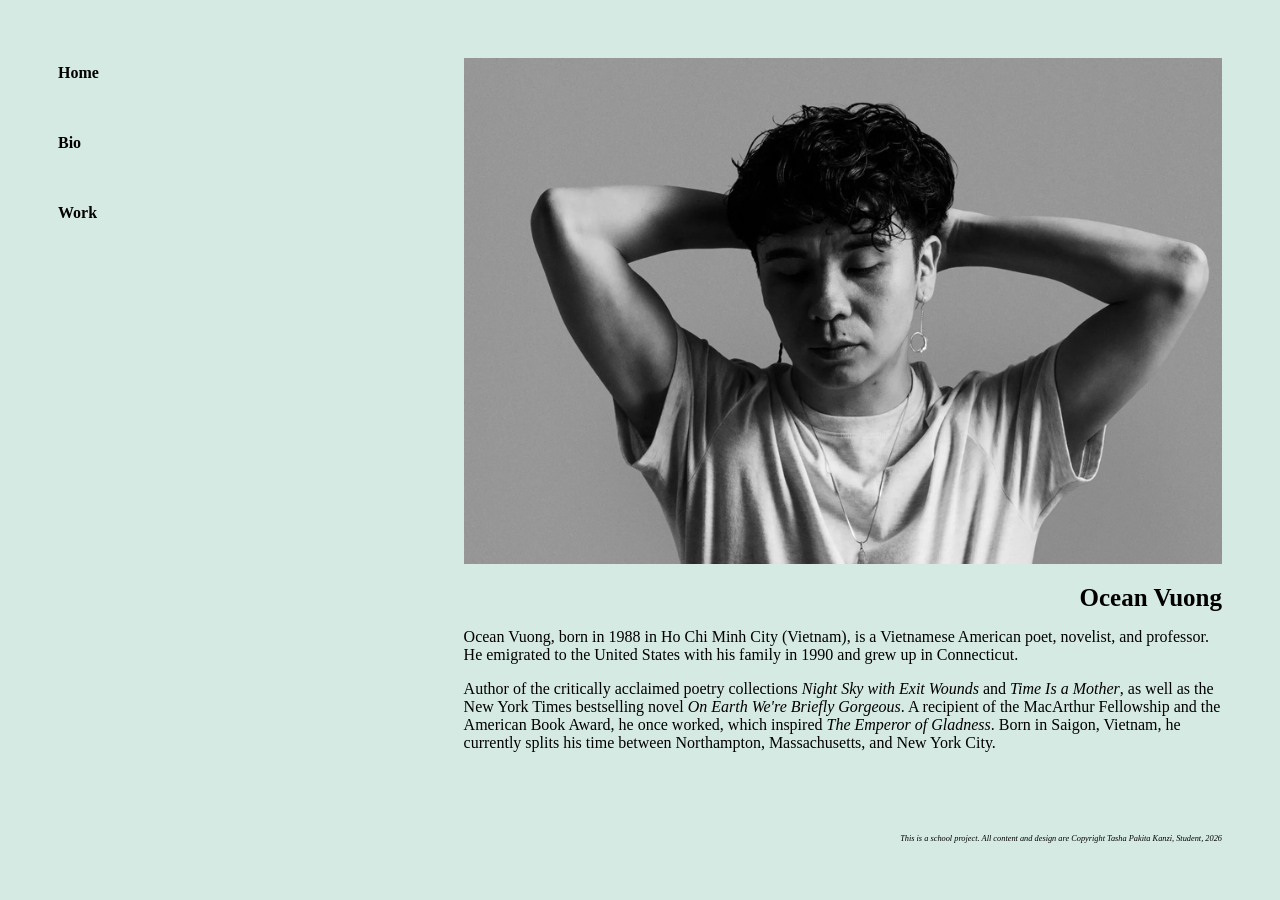
<file: index.html>
<!DOCTYPE html>
<html lang="en">
<head>
    <meta charset="UTF-8">
    <meta name="viewport" content="width=device-width, initial-scale=1.0">
    <title>Ocean Vuong</title>

    <!--Meta Description for SEO-->
    <meta name="Description" content="Explore the work of Ocean Vuong, award-winning poet and novelist, author of 'On Earth 'We're Briefly Gorgeous' and 'Time is a mother', explore love, profound beauty">

    <!--Open Graph for Social Sharing-->
    <meta property="og:title" content="Ocean Vuong">
    <meta property="og:description" content="Explore the work of Ocean Vuong, award-winning poet and novelist, author of 'On Earth 'We're Briefly Gorgeous' and 'Time is a mother', explore love, profound beauty">
    <!--Author and Copyright-->
    <meta name="author" content="Tasha Pakita Kanzi">
    <meta name="copyright" content="Tasha Pakita Kanzi, student project, 2026">

    <!--External Stylesheet-->
    <link rel="Stylesheet" href="style.css">

</head>
<body>
    <!--Navigation-->
    <nav>
        <a href="index.html">Home</a><br>
        <a href="bio.html">Bio</a><br>
        <a href="work.html">Work</a>
    </nav>

    <!--Main Wrapper-->
    <div id="wrapper">
        <header>
            <img src="assets/Home.jpg" alt="Portrait of Ocean Vuong">
            <h1>Ocean Vuong</h1>
        </header>

        <!--Main Content-->
        <main>
            <article>
                <p>Ocean Vuong, born in 1988 in Ho Chi Minh City (Vietnam), is a Vietnamese American poet, novelist, and professor. He emigrated to the United States with his family in 1990 and grew up in Connecticut. </p>
                
                <p>Author of the critically acclaimed poetry collections <em>Night Sky with Exit Wounds</em> and <em>Time Is a Mother</em>, as well as the New York Times bestselling novel <em>On Earth We're Briefly Gorgeous</em>. A recipient of the MacArthur Fellowship and the American Book Award, he once worked, which inspired <em>The Emperor of Gladness</em>. Born in Saigon, Vietnam, he currently splits his time between Northampton, Massachusetts, and New York City.</p>

            </article>

        </main>
        <!--Footer-->
        <footer>
            <small><em>This is a school project. All content and design are Copyright Tasha Pakita Kanzi, Student, 2026</em></small>
        </footer>

    </div>

</body>
</html>
</file>
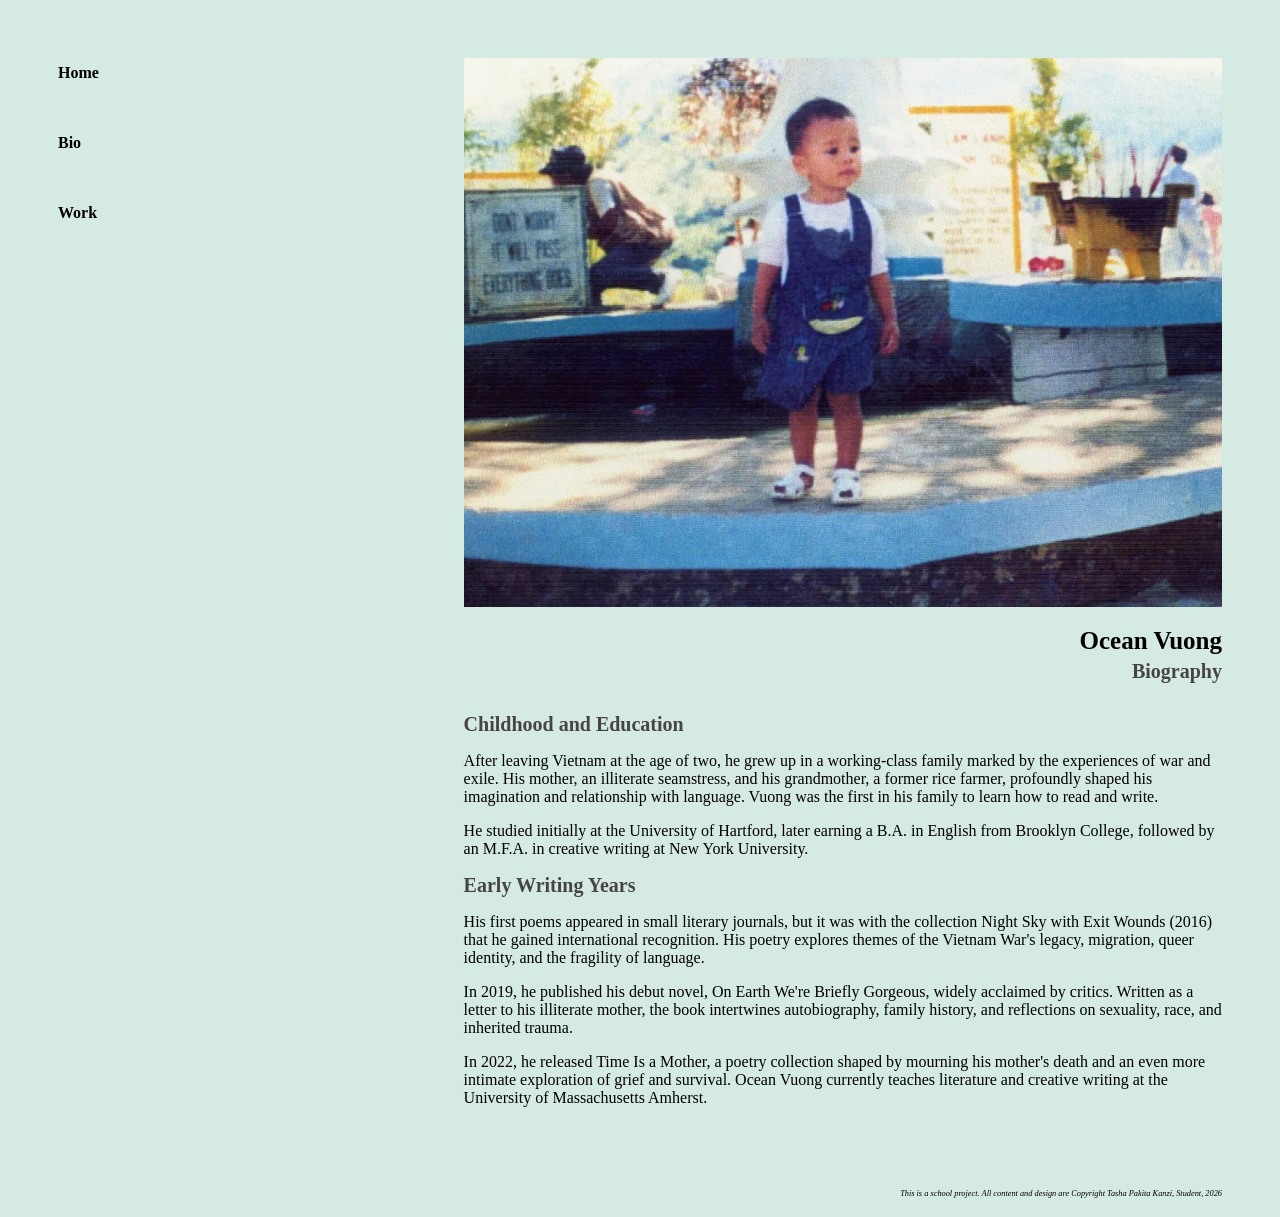
<file: bio.html>
<!DOCTYPE html>
<html lang="en">
<head>
    <meta charset="UTF-8">
    <meta name="viewport" content="width=device-width, initial-scale=1.0">
    <title>Ocean Vuong</title>

    <!--Meta Description for SEO-->
    <meta name="Description" content="Explore the work of Ocean Vuong, award-winning poet and novelist, author of 'On Earth 'We're Briefly Gorgeous' and 'Time is a mother', explore love, profound beauty">

    <!--Open Graph for Social Sharing-->
    <meta property="og:title" content="Ocean Vuong">
    <meta property="og:description" content="Explore the work of Ocean Vuong, award-winning poet and novelist, author of 'On Earth 'We're Briefly Gorgeous' and 'Time is a mother', explore love, profound beauty">
    <!--Author and Copyright-->
    <meta name="author" content="Tasha Pakita Kanzi">
    <meta name="copyright" content="Tasha Pakita Kanzi, student project, 2026">

    <!--External Stylesheet-->
    <link rel="Stylesheet" href="style.css">

</head>
<body>
    <!--Navigation-->
    <nav>
        <a href="index.html">Home</a><br>
        <a href="bio.html">Bio</a><br>
        <a href="work.html">Work</a>
    </nav>

    <!--Main Wrapper-->
    <div id="wrapper">
        <header>
            <img src="assets/Bio.jpg" alt="Portrait of Ocean Vuong">
            <h1>Ocean Vuong</h1>
            <h2>Biography</h2>
        </header>

        <!--Main Content-->
        <main>
            <article>
                <h3>Childhood and Education</h3>
                <p>After leaving Vietnam at the age of two, he grew up in a working-class family marked by the experiences of war and exile. His mother, an illiterate seamstress, and his grandmother, a former rice farmer, profoundly shaped his imagination and relationship with language. Vuong was the first in his family to learn how to read and write.</p>

                <p>He studied initially at the University of Hartford, later earning a B.A. in English from Brooklyn College, followed by an M.F.A. in creative writing at New York University.</p>

                <h3>Early Writing Years</h3>
                <p>His first poems appeared in small literary journals, but it was with the collection Night Sky with Exit Wounds (2016) that he gained international recognition. His poetry explores themes of the Vietnam War's legacy, migration, queer identity, and the fragility of language.</p>

                <p>In 2019, he published his debut novel, On Earth We're Briefly Gorgeous, widely acclaimed by critics. Written as a letter to his illiterate mother, the book intertwines autobiography, family history, and reflections on sexuality, race, and inherited trauma.</p>

                <p>In 2022, he released Time Is a Mother, a poetry collection shaped by mourning his mother's death and an even more intimate exploration of grief and survival. Ocean Vuong currently teaches literature and creative writing at the University of Massachusetts Amherst.</p>

            </article>

        </main>
        <!--Footer-->
        <footer>
            <small><em>This is a school project. All content and design are Copyright Tasha Pakita Kanzi, Student, 2026</em></small>
        </footer>

    </div>

</body>
</html>
</file>
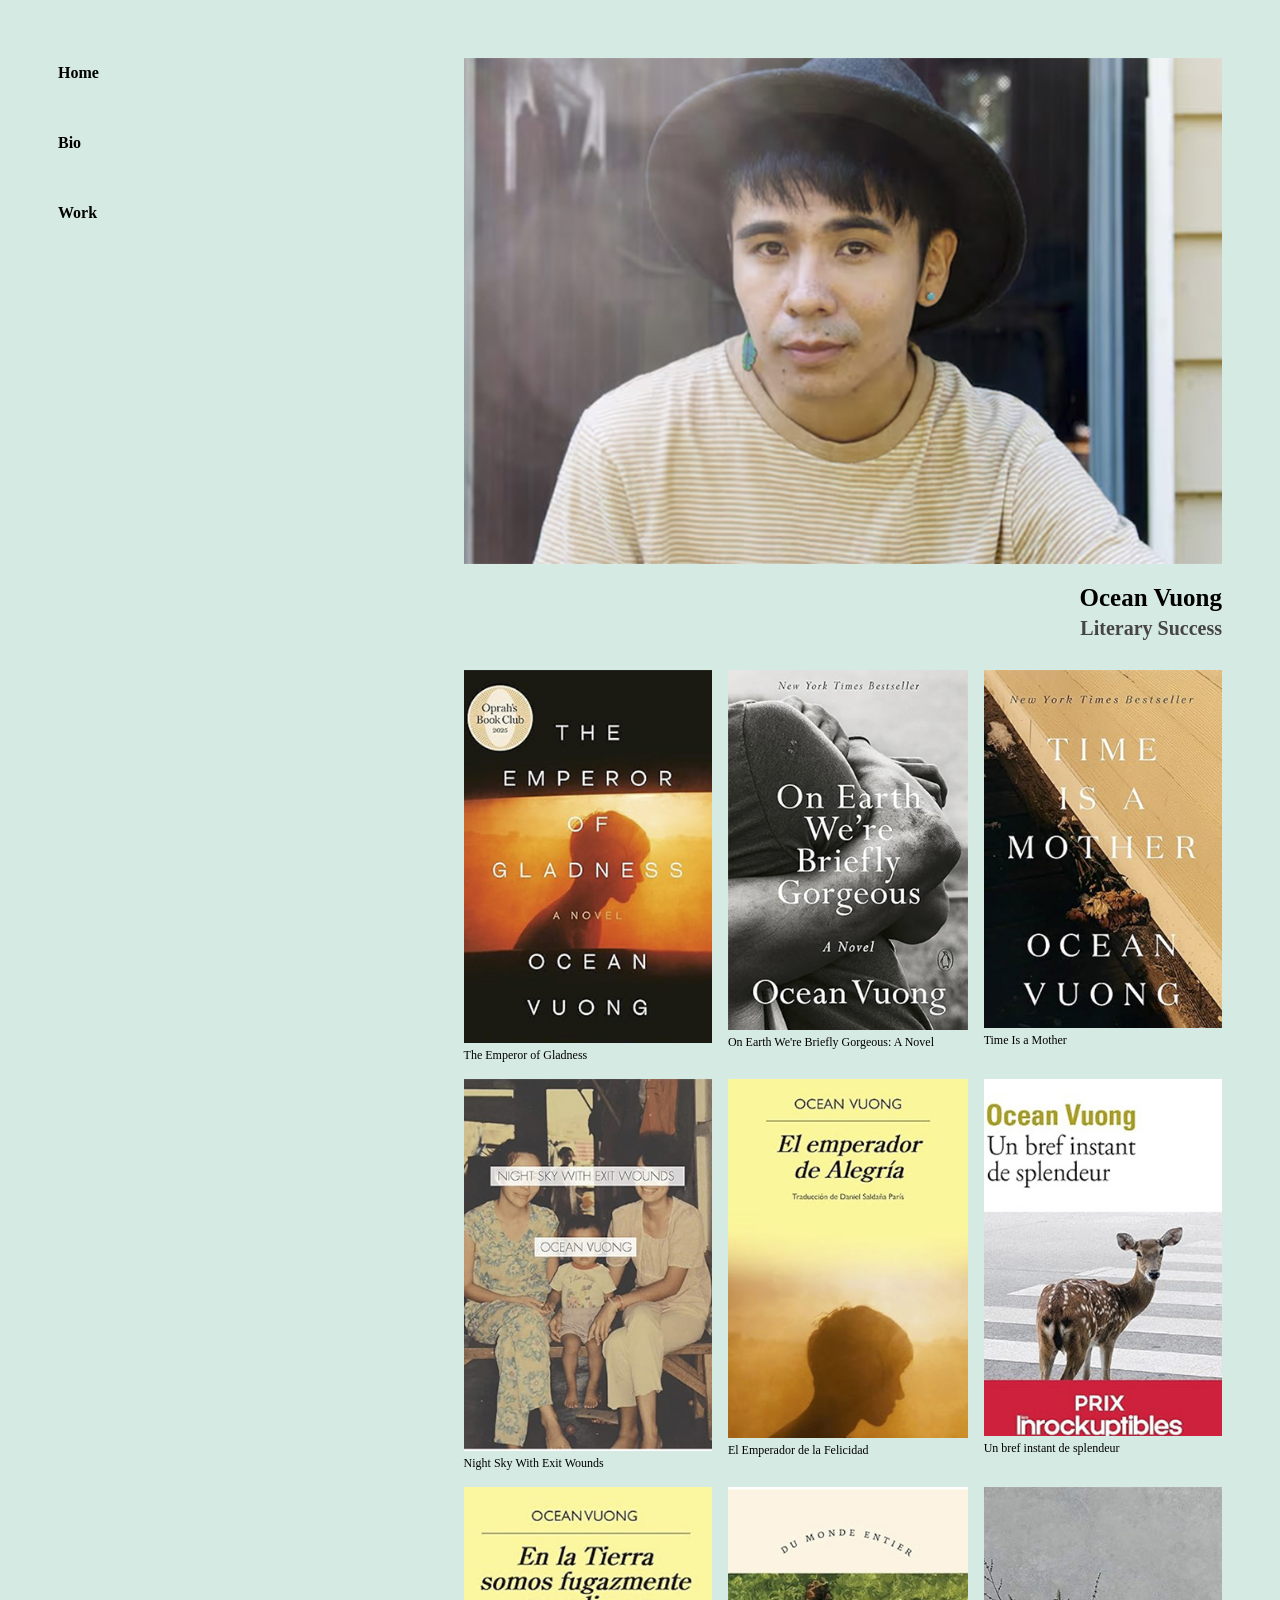
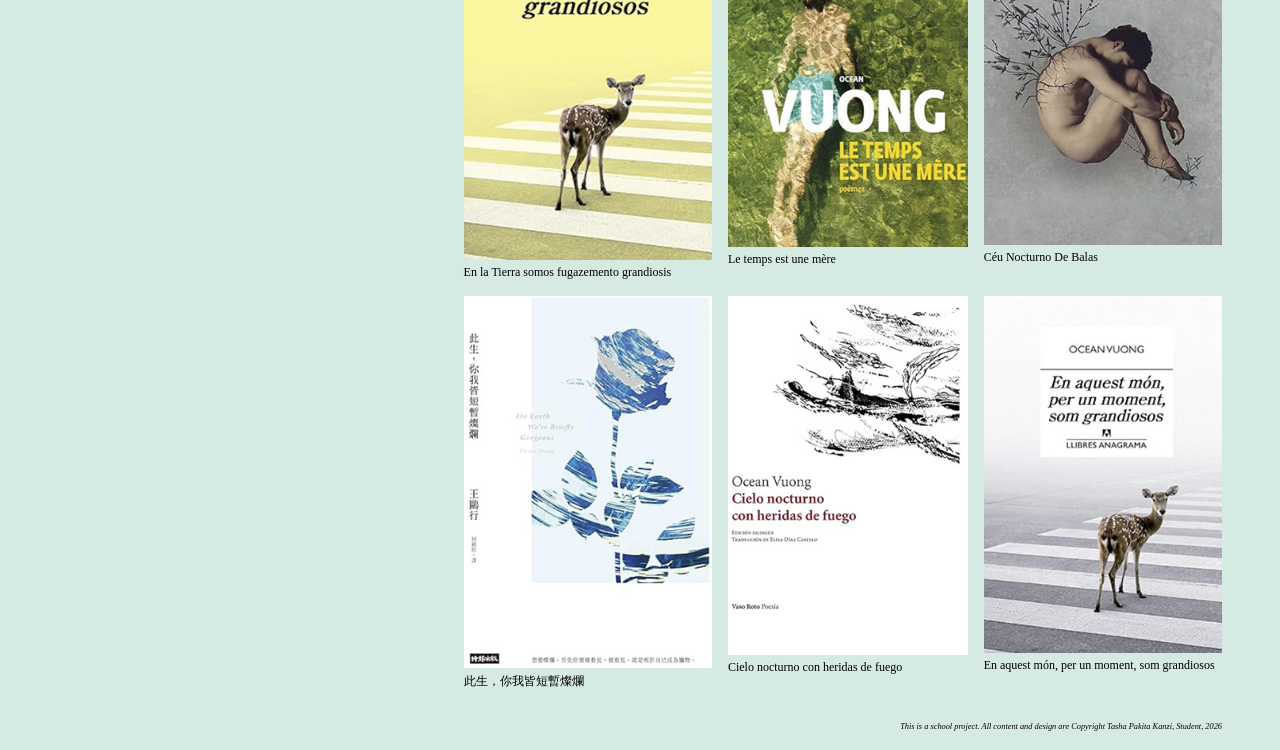
<file: work.html>
<!DOCTYPE html>
<html lang="en">
<head>
    <meta charset="UTF-8">
    <meta name="viewport" content="width=device-width, initial-scale=1.0">
    <title>Ocean Vuong</title>

    <!--Meta Description for SEO-->
    <meta name="Description" content="Explore the work of Ocean Vuong, award-winning poet and novelist, author of 'On Earth 'We're Briefly Gorgeous' and 'Time is a mother', explore love, profound beauty">

    <!--Open Graph for Social Sharing-->
    <meta property="og:title" content="Ocean Vuong">
    <meta property="og:description" content="Explore the work of Ocean Vuong, award-winning poet and novelist, author of 'On Earth 'We're Briefly Gorgeous' and 'Time is a mother', explore love, profound beauty">
    <!--Author and Copyright-->
    <meta name="author" content="Tasha Pakita Kanzi">
    <meta name="copyright" content="Tasha Pakita Kanzi, student project, 2026">

    <!--External Stylesheet-->
    <link rel="Stylesheet" href="style.css">

</head>
<body>
    <!--Navigation-->
    <nav>
        <a href="index.html">Home</a><br>
        <a href="bio.html">Bio</a><br>
        <a href="work.html">Work</a>
    </nav>

    <!--Main Wrapper-->
    <div id="wrapper">
        <header>
            <img src="assets/work.jpg" alt="Ocean Vuong" loading="lazy">
            <h1>Ocean Vuong</h1>
            <h2>Literary Success</h2>
        </header>

        <!--Main Content-->
        <section>
            <article>
                <div class="books">
                    <figure>
                        <img src="assets/Emperor.jpg" alt="The Emperor of Gladness" loading="lazy">
                        <figcaption>The Emperor of Gladness</figcaption>
                    </figure>

                    <figure>
                        <img src="assets/Earth.jpg" alt="On Earth We're Briefly Gorgeous: A Novel" loading="lazy">
                        <figcaption>On Earth We're Briefly Gorgeous: A Novel</figcaption>
                    </figure>

                    <figure>
                        <img src="assets/Mother.jpg" alt="Time Is a Mother" loading="lazy">
                        <figcaption>Time Is a Mother</figcaption>
                    </figure>

                    <figure>
                        <img src="assets/Wounds.jpg" alt="Night Sky With Exit Wounds" loading="lazy">
                        <figcaption>Night Sky With Exit Wounds</figcaption>
                    </figure>

                    <figure>
                        <img src="assets/Emperador.jpg" alt="El Emperador de la Felicidad" loading="lazy">
                        <figcaption>El Emperador de la Felicidad</figcaption>
                    </figure>

                    <figure>
                        <img src="assets/splendeur.jpg" alt="Un bref instant de splendeur" loading="lazy">
                        <figcaption>Un bref instant de splendeur</figcaption>
                    </figure>

                    <figure>
                        <img src="assets/Tierra.jpg" alt="En la Tierra somos fugazemento grandiosis" loading="lazy">
                        <figcaption>En la Tierra somos fugazemento grandiosis</figcaption>
                    </figure>

                    <figure>
                        <img src="assets/mere.jpg" alt="Le temps est une mère" loading="lazy">
                        <figcaption>Le temps est une mère</figcaption>
                    </figure>

                    <figure>
                        <img src="assets/Balas.jpg" alt="Céu Nocturno De Balas" loading="lazy">
                        <figcaption>Céu Nocturno De Balas</figcaption>
                    </figure>

                    <figure>
                        <img src="assets/ChineseED.jpg" alt="此生，你我皆短暫燦爛" loading="lazy">
                        <figcaption>此生，你我皆短暫燦爛</figcaption>
                    </figure>

                    <figure>
                        <img src="assets/Heridas.jpg" alt="Cielo nocturno con heridas de fuego" loading="lazy">
                        <figcaption>Cielo nocturno con heridas de fuego</figcaption>
                    </figure>

                    <figure>
                        <img src="assets/aquest.jpg" alt="En aquest món, per un moment, som grandiosos" loading="lazy">
                        <figcaption>En aquest món, per un moment, som grandiosos</figcaption>
                    </figure>

                </div>

            </article>
        </section>
        <!--Footer-->
        <footer>
            <small><em>This is a school project. All content and design are Copyright Tasha Pakita Kanzi, Student, 2026</em></small>
        </footer>

    </div>

</body>
</html>
</file>
<file: style.css>
body {
    font-family:'Times New Roman', Times, serif;
    background-color:rgb(214, 234, 228);
}

a {
    color: black;
    text-decoration: none;
    display: block;
    margin-bottom: 10px;
    font-weight: bold;
}

nav {
    margin-left: 50px;
    margin-top: 50px;
    float: left;
    width: 15%;
    line-height: 30px;
    position: fixed;
}

nav a {
    text-decoration: none;
    color: black;
    font-weight: bold;
    display: block;
}

nav a:hover {
    color: rgb(103, 102, 102);
}

#wrapper {
    margin-top: 50px;
    float: right;
    width: 60%;
    margin-right: 50px;
}

header h1 {
    text-align: right;
    font-size: 25px;
    margin-bottom: 5px;
}

header h2 {
    margin-top: 0px;
    margin-bottom: 30px;
    text-align: right;
    font-size: 20px;
    color: rgb(70, 69, 69);
}

main h3 {
    margin-top: 0px;
    margin-bottom: 10px;
    text-align: left;
    font-size: 20px;
    color: rgb(70, 69, 69);
}

main article h3 {
    color: rgb(70, 69, 69);
}

header img {
    width: 100%;
    height: 100%;
}

section {
    margin-bottom: 30px;
    text-align: justify;
}

.books {
    display: grid;
    grid-template-columns: auto auto auto;
    max-width: 100%;
    gap: 16px;
}

.books img {
    display: block;
    width: 100%;
    height: auto;
}

.books > div {
    text-align: center;
    padding: 10px;
}

.books figure {
    margin: 0;
}

article figure figcaption {
    margin-top: 5px;
    font-size: 12px;
}

article h3 {
    margin-bottom: 10px;
    color: darkgray;
}

article p:last-child {
    margin-bottom: 80px;
}

footer {
    margin-top: 20px;
    min-height: 30px;
    font-size: 10px;
    font-weight: lighter;
    text-align: right;
    font-style: italic;
}
@media(max-width: 480px) {
    html body {
        margin: 0;
        padding: 0;
        width: 100%;
    }

    nav {
        margin: 0;
        margin-bottom: 50px;
        width: 100%;
        padding: 25px 0;
        line-height: 10px;
        position: relative;
        display: flex;
        justify-content: space-around;
        align-items: center;
        background: black;
        z-index: 1000;
        color: white;
        float: none;
    }

    nav a {
        color: white;
    }

    nav a:hover {
    color: darkgray;
    }

    header h1 {
        text-align: center;
    }

    header h2 {
        text-align: center;
    }

    .wrapper {
        margin-top: 500px;
        position: relative;
        width: 90%;
        margin: 0 auto;
        float: none;
        line-height: 150%;
    }

    main {
        text-align: justify;
    }

    article h3 {
        text-align: center;
    }

    .books {
        grid-template-columns: auto auto;
        gap: 16px;
    }

    .book figcaption {
        font-size: smaller;
    }

}
</file>
